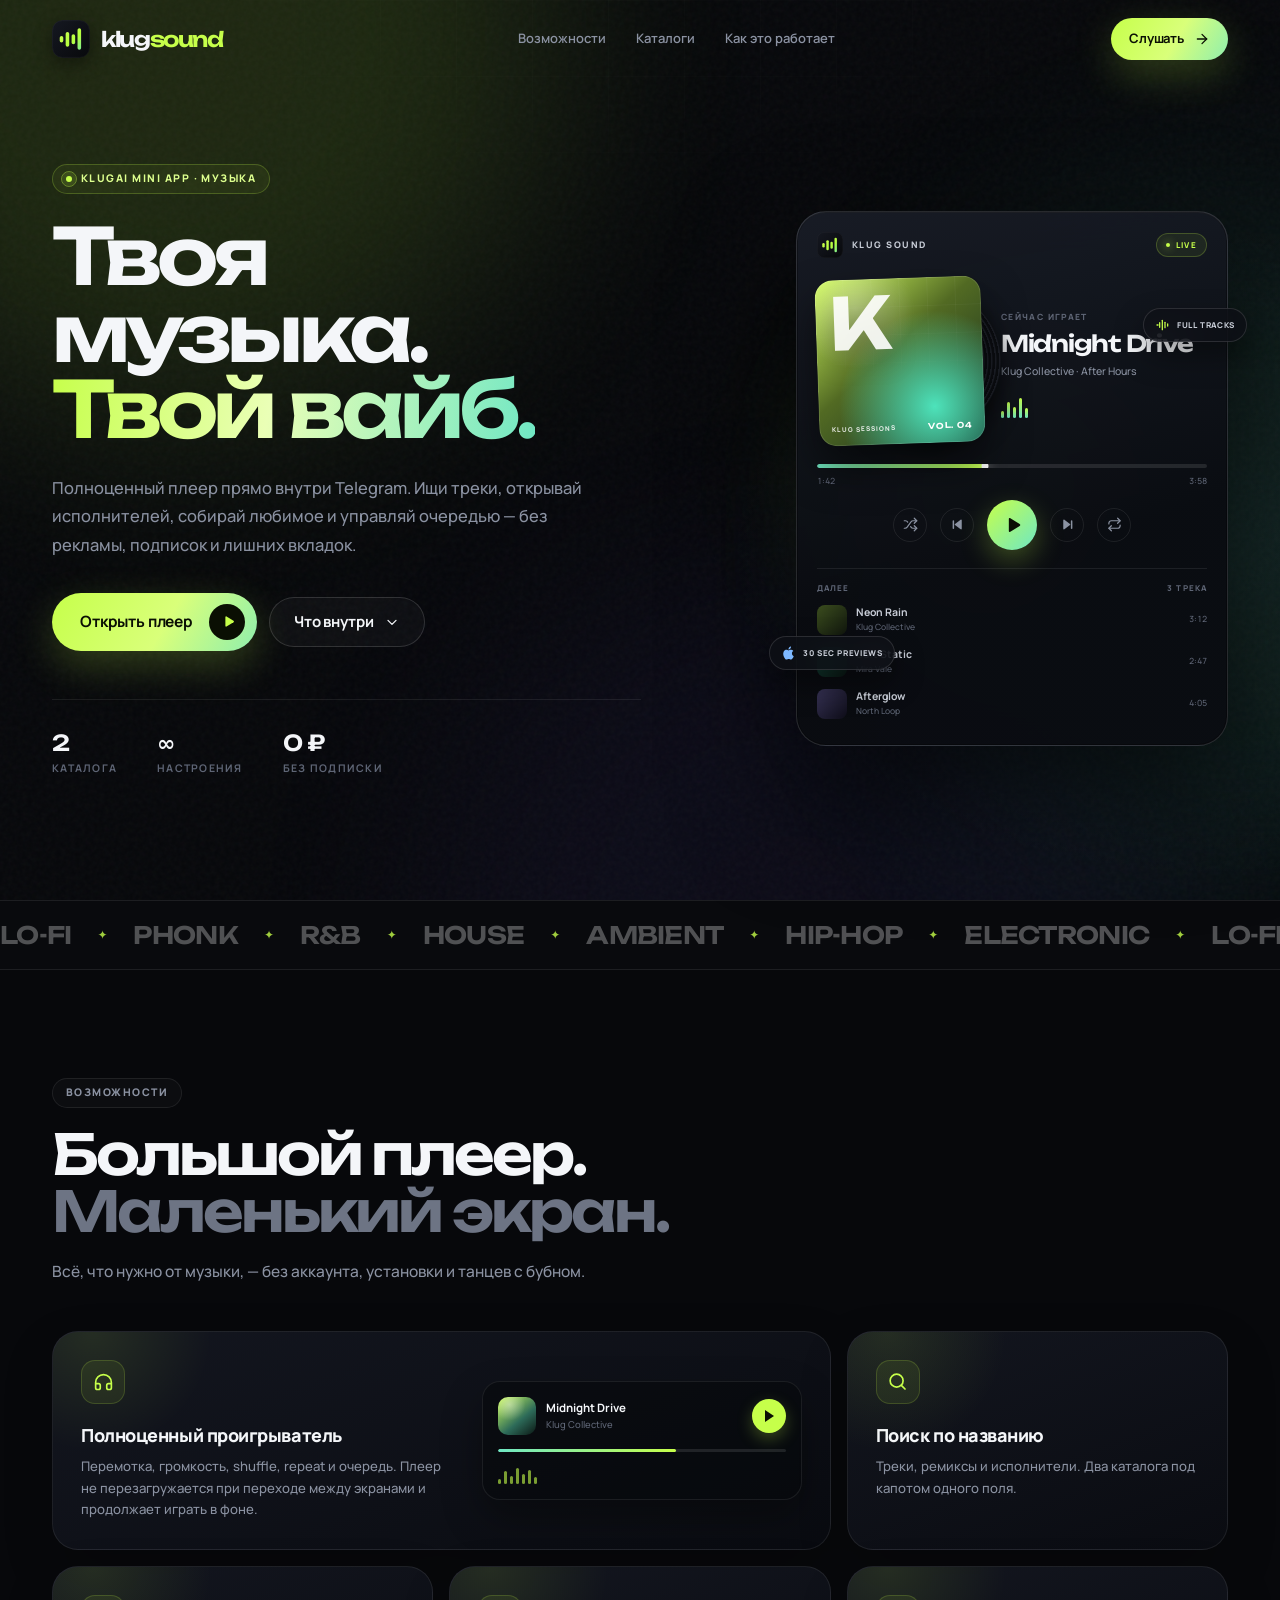
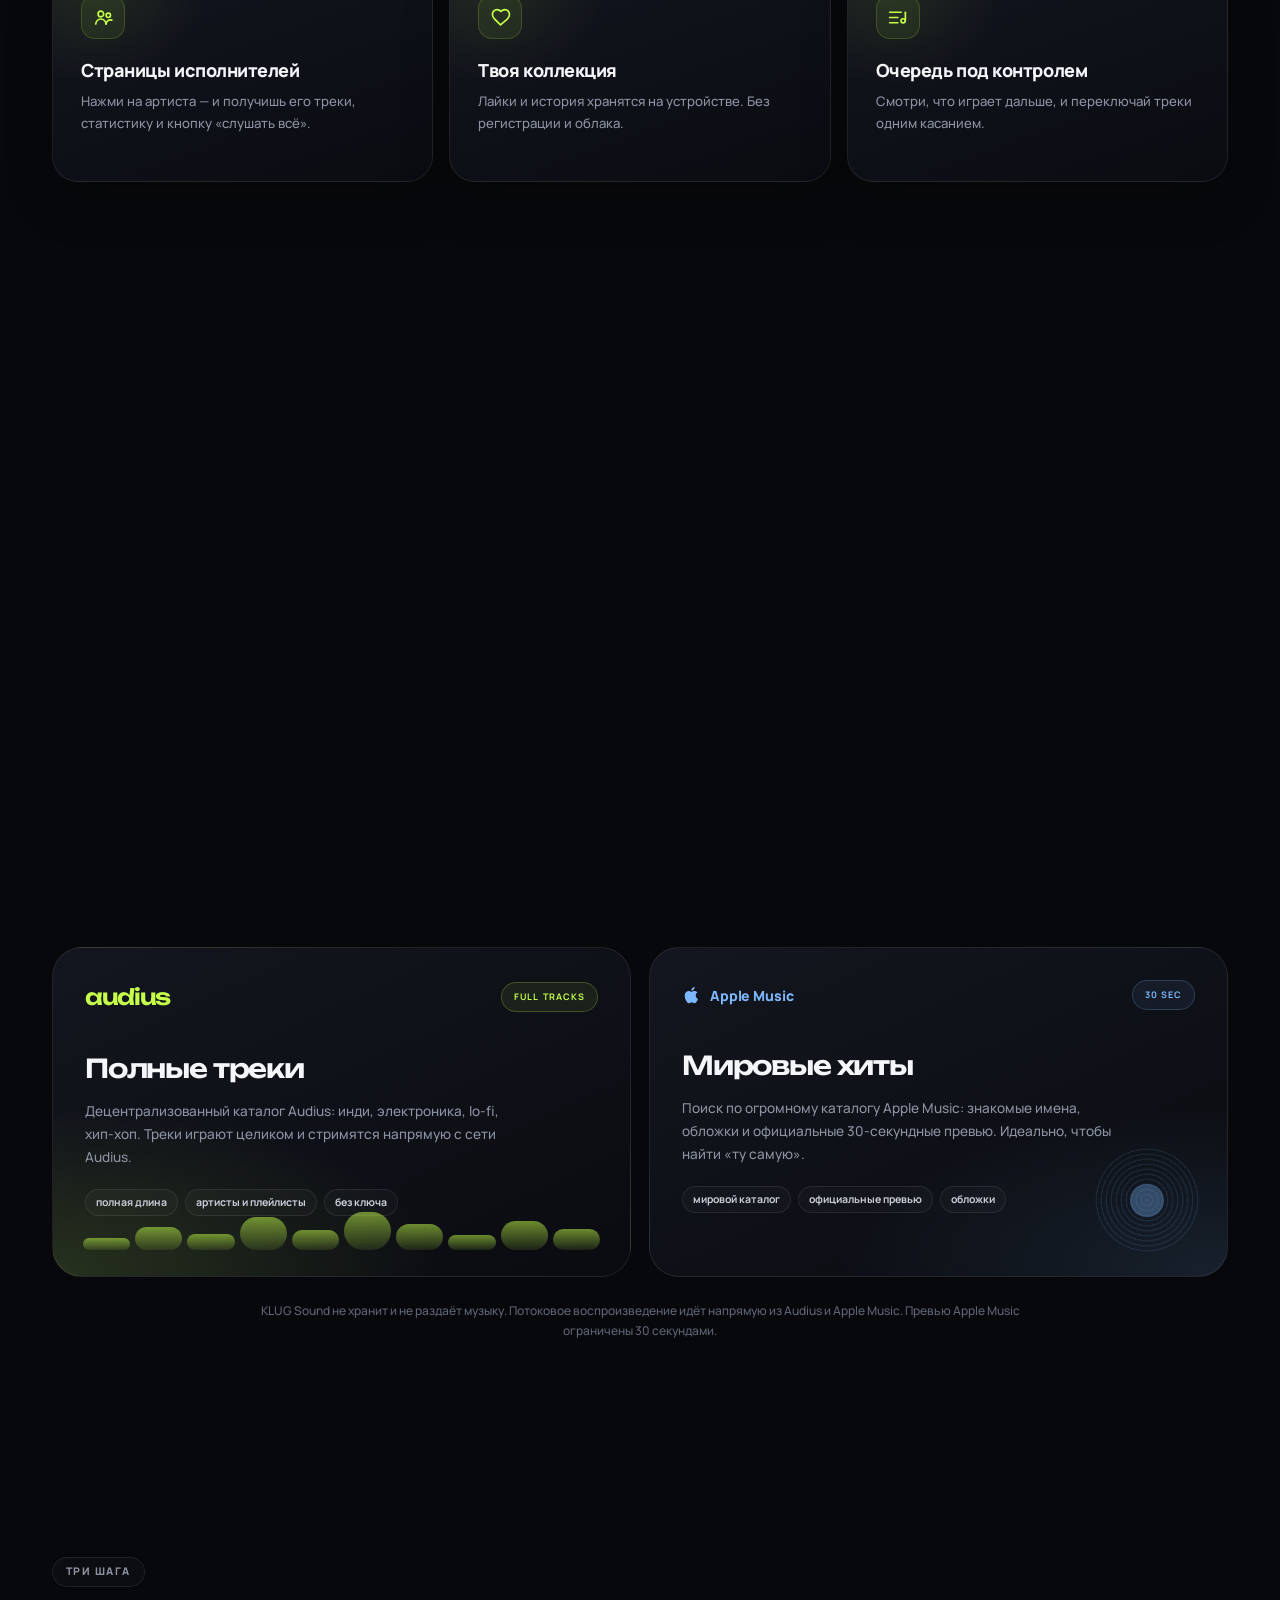
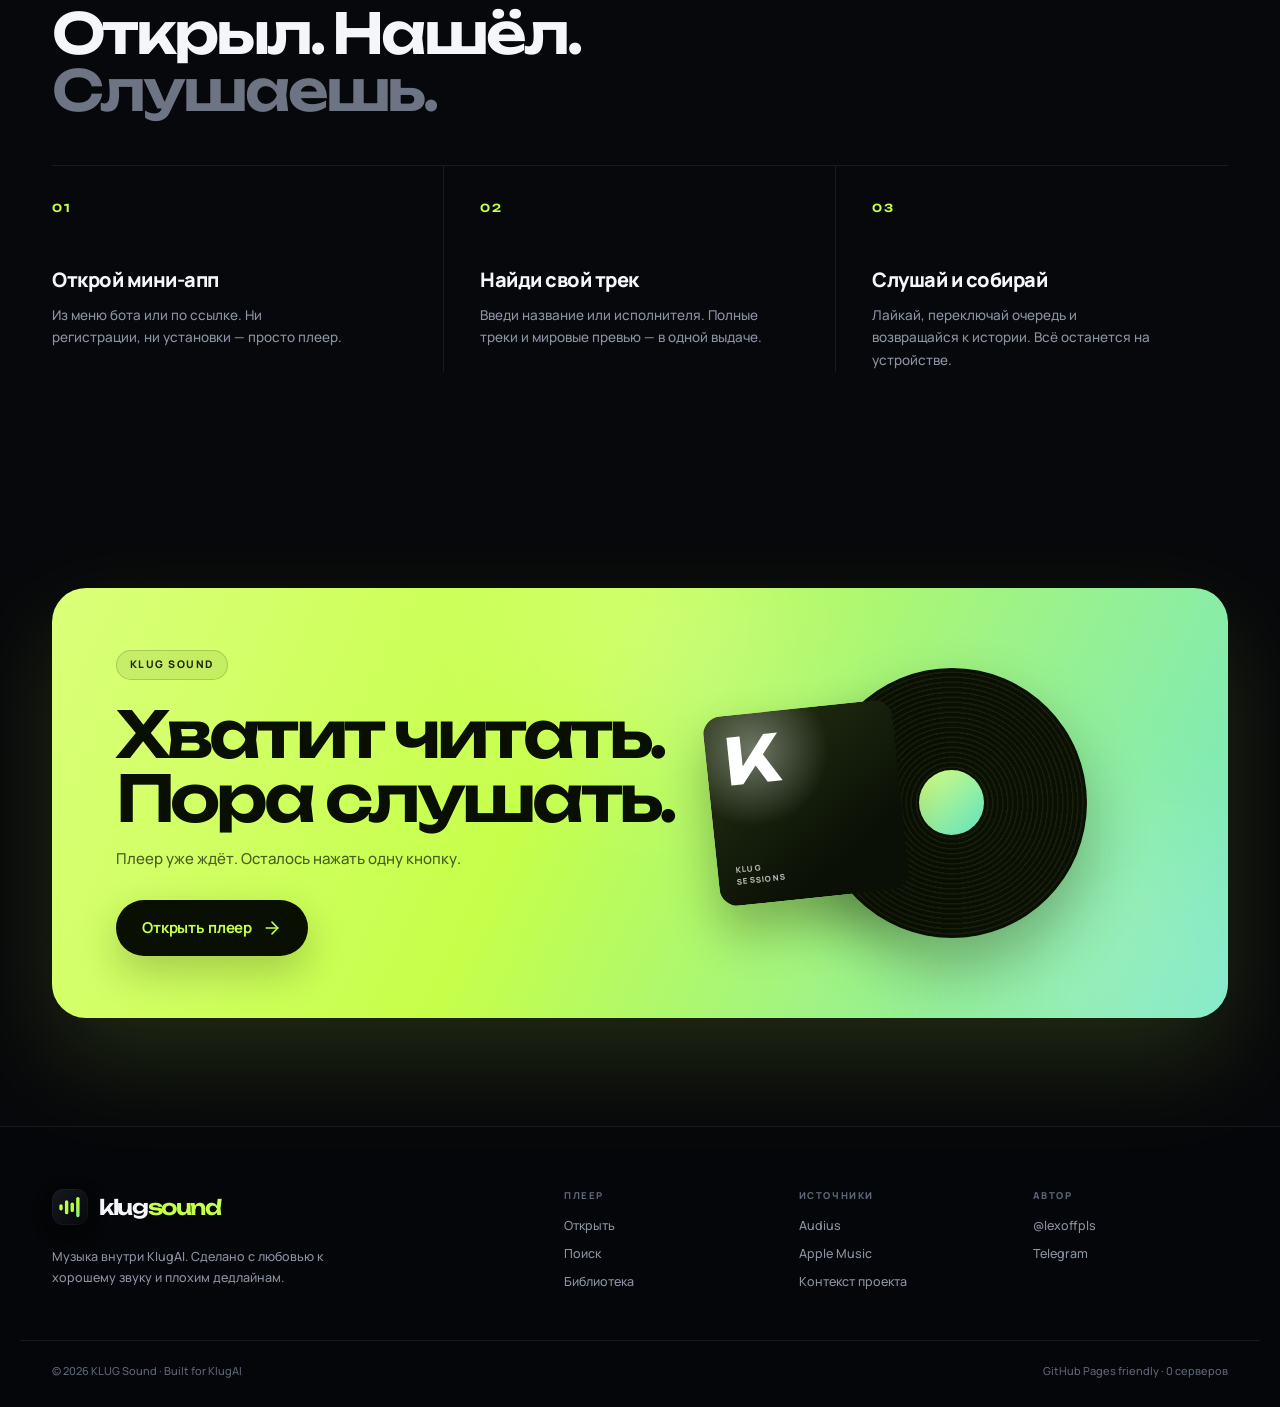
<file: index.html>
<!doctype html>
<html lang="ru">
  <head>
    <meta charset="utf-8" />
    <meta name="viewport" content="width=device-width, initial-scale=1, viewport-fit=cover" />
    <meta name="theme-color" content="#07080b" />
    <title>KLUG Sound — музыка внутри KlugAI</title>
    <meta
      name="description"
      content="Полноценный музыкальный плеер внутри Telegram: поиск по трекам, страницы исполнителей, очередь, любимые треки и два каталога — Audius и Apple Music."
    />
    <meta property="og:type" content="website" />
    <meta property="og:title" content="KLUG Sound — музыка внутри KlugAI" />
    <meta
      property="og:description"
      content="Поиск, исполнители, очередь и любимые треки. Полные треки из Audius и превью мировых хитов из Apple Music — прямо в Telegram."
    />
    <meta property="og:image" content="./assets/og.png" />
    <meta property="og:image:width" content="1200" />
    <meta property="og:image:height" content="630" />
    <meta property="twitter:card" content="summary_large_image" />
    <meta name="apple-mobile-web-app-capable" content="yes" />
    <meta name="apple-mobile-web-app-status-bar-style" content="black-translucent" />
    <meta name="apple-mobile-web-app-title" content="KLUG Sound" />
    <link rel="icon" href="./assets/favicon.svg" type="image/svg+xml" />
    <link rel="apple-touch-icon" href="./assets/apple-touch-icon.png" />
    <link rel="manifest" href="./manifest.webmanifest" />
    <link rel="preload" href="./assets/fonts/manrope-cyrillic.woff2" as="font" type="font/woff2" crossorigin />
    <link rel="preload" href="./assets/fonts/manrope-latin.woff2" as="font" type="font/woff2" crossorigin />
    <link rel="preload" href="./assets/fonts/unbounded-cyrillic.woff2" as="font" type="font/woff2" crossorigin />
    <link rel="stylesheet" href="./css/fonts.css" />
    <link rel="stylesheet" href="./css/base.css" />
    <link rel="stylesheet" href="./css/landing.css" />
    <script>
      document.documentElement.classList.add("js");
    </script>
    <script src="https://telegram.org/js/telegram-web-app.js"></script>
  </head>
  <body class="landing">
    <a class="skip-link" href="#main">Перейти к содержимому</a>

    <div class="page-atmosphere" aria-hidden="true">
      <span class="orb orb--lime"></span>
      <span class="orb orb--cyan"></span>
      <span class="orb orb--violet"></span>
      <span class="grid-glow"></span>
    </div>
    <div class="grain" aria-hidden="true"></div>

    <header class="site-header" id="siteHeader">
      <div class="container header-inner">
        <a class="brand" href="./index.html" aria-label="KLUG Sound — на главную">
          <img class="brand-mark" src="./assets/favicon.svg" alt="" width="38" height="38" />
          <span class="brand-word">klug<span>sound</span></span>
        </a>

        <nav class="site-nav" aria-label="Основная навигация">
          <a href="#features">Возможности</a>
          <a href="#sources">Каталоги</a>
          <a href="#how">Как это работает</a>
        </nav>

        <div class="header-actions">
          <a class="btn btn-primary header-cta" href="./player.html" data-haptic>
            Слушать
            <svg class="icon icon--sm" viewBox="0 0 24 24" aria-hidden="true">
              <path d="m12 5 7 7-7 7" />
              <path d="M5 12h14" />
            </svg>
          </a>
        </div>
      </div>
    </header>

    <main id="main">
      <section class="hero container">
        <div class="hero-copy reveal">
          <div class="eyebrow">
            <span class="status-dot"></span>
            KlugAI Mini App · Музыка
          </div>

          <h1>
            Твоя музыка.<br />
            <span class="gradient-text">Твой вайб.</span>
          </h1>

          <p class="hero-lead">
            Полноценный плеер прямо внутри Telegram. Ищи треки, открывай исполнителей,
            собирай любимое и управляй очередью — без рекламы, подписок и лишних вкладок.
          </p>

          <div class="hero-actions">
            <a class="btn btn-primary hero-cta" href="./player.html" data-haptic>
              Открыть плеер
              <span class="cta-icon">
                <svg class="icon" viewBox="0 0 24 24" aria-hidden="true">
                  <path d="M7 4.9v14.2c0 .9 1 1.5 1.8 1L20 13.1a1.3 1.3 0 0 0 0-2.2L8.8 3.9C8 3.4 7 4 7 4.9Z" fill="currentColor" stroke="none" />
                </svg>
              </span>
            </a>
            <a class="btn btn-ghost" href="#features">
              Что внутри
              <svg class="icon icon--sm" viewBox="0 0 24 24" aria-hidden="true">
                <path d="m6 9.5 6 6 6-6" />
              </svg>
            </a>
          </div>

          <dl class="hero-stats">
            <div>
              <dt>2</dt>
              <dd>каталога</dd>
            </div>
            <div>
              <dt>∞</dt>
              <dd>настроения</dd>
            </div>
            <div>
              <dt>0 ₽</dt>
              <dd>без подписки</dd>
            </div>
          </dl>
        </div>

        <div class="hero-visual reveal" data-delay="120">
          <div class="mockup-glow" aria-hidden="true"></div>

          <div class="mockup" data-tilt>
            <div class="mockup-head">
              <div class="mini-brand">
                <img src="./assets/favicon.svg" alt="" width="26" height="26" />
                <span>KLUG SOUND</span>
              </div>
              <span class="live-pill"><i></i>LIVE</span>
            </div>

            <div class="mockup-main">
              <div class="cover-stack">
                <div class="vinyl" aria-hidden="true"><span></span></div>
                <div class="cover" aria-hidden="true">
                  <div class="cover-grid"></div>
                  <div class="cover-k">K</div>
                  <div class="cover-meta">
                    <span>KLUG SESSIONS</span>
                    <strong>VOL. 04</strong>
                  </div>
                </div>
              </div>

              <div class="mockup-info">
                <span class="mockup-label">Сейчас играет</span>
                <h2>Midnight Drive</h2>
                <p>Klug Collective · After Hours</p>
                <div class="eq" aria-hidden="true">
                  <i></i><i></i><i></i><i></i><i></i>
                </div>
              </div>
            </div>

            <div class="mockup-progress">
              <div class="mp-bar" aria-hidden="true"><span></span></div>
              <div class="mp-time"><span>1:42</span><span>3:58</span></div>
            </div>

            <div class="mockup-controls" aria-hidden="true">
              <span class="mc-btn">
                <svg class="icon" viewBox="0 0 24 24">
                  <path d="M2 18h1.4c1.3 0 2.5-.6 3.3-1.7l6.1-8.6c.8-1.1 2-1.7 3.3-1.7H22" />
                  <path d="m18 2 4 4-4 4" />
                  <path d="M2 6h1.9c1.5 0 2.9.9 3.6 2.2" />
                  <path d="M22 18h-5.9c-1.3 0-2.6-.7-3.3-1.8l-.5-.8" />
                  <path d="m18 14 4 4-4 4" />
                </svg>
              </span>
              <span class="mc-btn">
                <svg class="icon" viewBox="0 0 24 24">
                  <path d="M18.8 5.3v13.4c0 .9-1 1.5-1.8.9L8 12.9a1.1 1.1 0 0 1 0-1.8l9-6.7c.8-.6 1.8 0 1.8.9Z" fill="currentColor" stroke="none" />
                  <rect x="4.2" y="5" width="2.4" height="14" rx="1.2" fill="currentColor" stroke="none" />
                </svg>
              </span>
              <span class="mc-play">
                <svg class="icon" viewBox="0 0 24 24">
                  <path d="M7 4.9v14.2c0 .9 1 1.5 1.8 1L20 13.1a1.3 1.3 0 0 0 0-2.2L8.8 3.9C8 3.4 7 4 7 4.9Z" fill="currentColor" stroke="none" />
                </svg>
              </span>
              <span class="mc-btn">
                <svg class="icon" viewBox="0 0 24 24">
                  <path d="M5.2 5.3v13.4c0 .9 1 1.5 1.8.9L16 12.9a1.1 1.1 0 0 0 0-1.8L7 4.4c-.8-.6-1.8 0-1.8.9Z" fill="currentColor" stroke="none" />
                  <rect x="17.4" y="5" width="2.4" height="14" rx="1.2" fill="currentColor" stroke="none" />
                </svg>
              </span>
              <span class="mc-btn">
                <svg class="icon" viewBox="0 0 24 24">
                  <path d="m17 2 4 4-4 4" />
                  <path d="M3 11v-1a4 4 0 0 1 4-4h14" />
                  <path d="m7 22-4-4 4-4" />
                  <path d="M21 13v1a4 4 0 0 1-4 4H3" />
                </svg>
              </span>
            </div>

            <div class="mockup-queue">
              <div class="mq-head"><span>Далее</span><span>3 трека</span></div>
              <div class="mq-item">
                <span class="mq-art mq-art--a"></span>
                <div><strong>Neon Rain</strong><small>Klug Collective</small></div>
                <span class="mq-dur">3:12</span>
              </div>
              <div class="mq-item">
                <span class="mq-art mq-art--b"></span>
                <div><strong>Soft Static</strong><small>Mira Vale</small></div>
                <span class="mq-dur">2:47</span>
              </div>
              <div class="mq-item">
                <span class="mq-art mq-art--c"></span>
                <div><strong>Afterglow</strong><small>North Loop</small></div>
                <span class="mq-dur">4:05</span>
              </div>
            </div>

            <span class="float-badge float-badge--top">
              <svg class="icon icon--sm" viewBox="0 0 24 24" aria-hidden="true">
                <path d="M3 12h1.5" /><path d="M7 8.5v7" /><path d="M11 5v14" /><path d="M15 8v8" /><path d="M19 10.5v3" />
              </svg>
              FULL TRACKS
            </span>
            <span class="float-badge float-badge--bottom">
              <svg class="icon icon--sm" viewBox="0 0 24 24" aria-hidden="true">
                <path d="M16.4 12.7c0-2.4 2-3.5 2.1-3.6-1.1-1.7-2.9-1.9-3.5-1.9-1.5-.2-2.9.9-3.7.9-.8 0-1.9-.9-3.2-.9-1.6 0-3.1 1-4 2.4-1.7 3-.4 7.4 1.2 9.8.8 1.2 1.8 2.5 3.1 2.5 1.2-.1 1.7-.8 3.2-.8 1.5 0 1.9.8 3.2.8 1.3 0 2.2-1.2 3-2.4.9-1.4 1.3-2.7 1.3-2.8-.1 0-2.7-1-2.7-4Z" fill="currentColor" stroke="none" />
                <path d="M14.1 5.4c.7-.8 1.1-2 1-3.1-1 0-2.2.7-2.9 1.5-.6.7-1.2 1.9-1 3 1.1.1 2.2-.6 2.9-1.4Z" fill="currentColor" stroke="none" />
              </svg>
              30 SEC PREVIEWS
            </span>
          </div>
        </div>
      </section>

      <div class="marquee" aria-hidden="true">
        <div class="marquee-track">
          <span>LO-FI</span><i>✦</i><span>PHONK</span><i>✦</i><span>R&amp;B</span><i>✦</i><span>HOUSE</span><i>✦</i><span>AMBIENT</span><i>✦</i><span>HIP-HOP</span><i>✦</i><span>ELECTRONIC</span><i>✦</i>
          <span>LO-FI</span><i>✦</i><span>PHONK</span><i>✦</i><span>R&amp;B</span><i>✦</i><span>HOUSE</span><i>✦</i><span>AMBIENT</span><i>✦</i><span>HIP-HOP</span><i>✦</i><span>ELECTRONIC</span><i>✦</i>
        </div>
      </div>

      <section class="section container" id="features">
        <div class="section-head reveal">
          <span class="eyebrow eyebrow--plain">Возможности</span>
          <h2>Большой плеер.<br /><span class="muted-head">Маленький экран.</span></h2>
          <p>Всё, что нужно от музыки, — без аккаунта, установки и танцев с бубном.</p>
        </div>

        <div class="bento">
          <article class="feature feature--wide reveal">
            <div class="feature-copy">
              <span class="feature-icon">
                <svg class="icon" viewBox="0 0 24 24" aria-hidden="true">
                  <path d="M3.5 14.5h2.8a2 2 0 0 1 2 2v2.6a2 2 0 0 1-2 2H5a2 2 0 0 1-2-2v-6a9 9 0 0 1 18 0v6a2 2 0 0 1-2 2h-1.3a2 2 0 0 1-2-2v-2.6a2 2 0 0 1 2-2h2.8" />
                </svg>
              </span>
              <h3>Полноценный проигрыватель</h3>
              <p>
                Перемотка, громкость, shuffle, repeat и очередь. Плеер не перезагружается
                при переходе между экранами и продолжает играть в фоне.
              </p>
            </div>
            <div class="f-player" aria-hidden="true">
              <div class="f-player-top">
                <span class="f-player-art"></span>
                <div><strong>Midnight Drive</strong><small>Klug Collective</small></div>
                <span class="f-player-play"></span>
              </div>
              <div class="f-player-bar"><span></span></div>
              <div class="f-player-eq"><i></i><i></i><i></i><i></i><i></i><i></i><i></i></div>
            </div>
          </article>

          <article class="feature reveal" data-delay="60">
            <span class="feature-icon">
              <svg class="icon" viewBox="0 0 24 24" aria-hidden="true">
                <circle cx="11" cy="11" r="7.4" /><path d="m20.6 20.6-4.2-4.2" />
              </svg>
            </span>
            <h3>Поиск по названию</h3>
            <p>Треки, ремиксы и исполнители. Два каталога под капотом одного поля.</p>
          </article>

          <article class="feature reveal" data-delay="90">
            <span class="feature-icon">
              <svg class="icon" viewBox="0 0 24 24" aria-hidden="true">
                <circle cx="9" cy="8" r="3.2" /><path d="M3.2 19.5a5.8 5.8 0 0 1 11.6 0" />
                <circle cx="17.5" cy="9.5" r="2.5" /><path d="M15 19.5a4.8 4.8 0 0 1 6.5-4.5" />
              </svg>
            </span>
            <h3>Страницы исполнителей</h3>
            <p>Нажми на артиста — и получишь его треки, статистику и кнопку «слушать всё».</p>
          </article>

          <article class="feature reveal" data-delay="60">
            <span class="feature-icon">
              <svg class="icon" viewBox="0 0 24 24" aria-hidden="true">
                <path d="M19.4 14.2c1.5-1.5 2.8-3.2 2.8-5.4A5.3 5.3 0 0 0 16.9 3c-1.7 0-3 .6-4.4 2-1.4-1.4-2.7-2-4.4-2A5.3 5.3 0 0 0 2.8 8.8c0 2.2 1.3 3.9 2.8 5.4L12 20.5l7.4-6.3Z" />
              </svg>
            </span>
            <h3>Твоя коллекция</h3>
            <p>Лайки и история хранятся на устройстве. Без регистрации и облака.</p>
          </article>

          <article class="feature reveal" data-delay="90">
            <span class="feature-icon">
              <svg class="icon" viewBox="0 0 24 24" aria-hidden="true">
                <path d="M21 15V6" /><path d="M18.4 18.2a2.4 2.4 0 1 0 0-4.8 2.4 2.4 0 0 0 0 4.8Z" />
                <path d="M12.4 12H3" /><path d="M16.2 6H3" /><path d="M12.4 18H3" />
              </svg>
            </span>
            <h3>Очередь под контролем</h3>
            <p>Смотри, что играет дальше, и переключай треки одним касанием.</p>
          </article>

          <article class="feature feature--wide feature--tg reveal">
            <div class="feature-copy">
              <span class="feature-icon">
                <svg class="icon" viewBox="0 0 24 24" aria-hidden="true">
                  <path d="m21.2 4.4-3.1 15c-.2 1-.9 1.3-1.8.8l-4.9-3.6-2.4 2.3c-.3.3-.5.5-1 .5l.4-5 9.1-8.2c.4-.4-.1-.6-.6-.2L6.6 12.9 1.7 11.4c-1.1-.3-1.1-1.1.2-1.6L19.6 2.6c.9-.3 1.7.2 1.6 1.8Z" fill="currentColor" stroke="none" />
                </svg>
              </span>
              <h3>Создан для Telegram</h3>
              <p>
                Уважает safe-area, поддерживает системные медиа-кнопки и открывается
                как нативная мини-апп. А в браузере выглядит так же хорошо.
              </p>
            </div>
            <div class="f-telegram" aria-hidden="true">
              <div class="f-phone">
                <div class="f-phone-notch"></div>
                <div class="f-phone-art"></div>
                <div class="f-phone-lines"><span></span><span></span></div>
                <div class="f-phone-controls"><i></i><i></i><i></i></div>
              </div>
              <span class="f-orb f-orb--1"></span>
              <span class="f-orb f-orb--2"></span>
            </div>
          </article>
        </div>
      </section>

      <section class="section container" id="sources">
        <div class="section-head section-head--center reveal">
          <span class="eyebrow eyebrow--plain">Под капотом</span>
          <h2>Два каталога.<br /><span class="muted-head">Один плеер.</span></h2>
          <p>
            Полные релизы инди-сцены и мировые хиты в превью. Без API-ключей,
            серверов и скрытых подписок.
          </p>
        </div>

        <div class="sources">
          <article class="source source--audius reveal">
            <div class="source-top">
              <span class="source-logo source-logo--audius">audius</span>
              <span class="pill pill--lime">FULL TRACKS</span>
            </div>
            <h3>Полные треки</h3>
            <p>
              Децентрализованный каталог Audius: инди, электроника, lo-fi, хип-хоп.
              Треки играют целиком и стримятся напрямую с сети Audius.
            </p>
            <div class="source-chips">
              <span>полная длина</span>
              <span>артисты и плейлисты</span>
              <span>без ключа</span>
            </div>
            <div class="source-bars" aria-hidden="true"><i></i><i></i><i></i><i></i><i></i><i></i><i></i><i></i><i></i><i></i></div>
          </article>

          <article class="source source--apple reveal" data-delay="80">
            <div class="source-top">
              <span class="source-logo source-logo--apple">
                <svg class="icon" viewBox="0 0 24 24" aria-hidden="true">
                  <path d="M16.4 12.7c0-2.4 2-3.5 2.1-3.6-1.1-1.7-2.9-1.9-3.5-1.9-1.5-.2-2.9.9-3.7.9-.8 0-1.9-.9-3.2-.9-1.6 0-3.1 1-4 2.4-1.7 3-.4 7.4 1.2 9.8.8 1.2 1.8 2.5 3.1 2.5 1.2-.1 1.7-.8 3.2-.8 1.5 0 1.9.8 3.2.8 1.3 0 2.2-1.2 3-2.4.9-1.4 1.3-2.7 1.3-2.8-.1 0-2.7-1-2.7-4Z" fill="currentColor" stroke="none" />
                  <path d="M14.1 5.4c.7-.8 1.1-2 1-3.1-1 0-2.2.7-2.9 1.5-.6.7-1.2 1.9-1 3 1.1.1 2.2-.6 2.9-1.4Z" fill="currentColor" stroke="none" />
                </svg>
                Apple Music
              </span>
              <span class="pill pill--blue">30 SEC</span>
            </div>
            <h3>Мировые хиты</h3>
            <p>
              Поиск по огромному каталогу Apple Music: знакомые имена, обложки
              и официальные 30-секундные превью. Идеально, чтобы найти «ту самую».
            </p>
            <div class="source-chips">
              <span>мировой каталог</span>
              <span>официальные превью</span>
              <span>обложки</span>
            </div>
            <div class="source-disc" aria-hidden="true"><span></span></div>
          </article>
        </div>

        <p class="source-note reveal">
          KLUG Sound не хранит и не раздаёт музыку. Потоковое воспроизведение идёт
          напрямую из Audius и Apple Music. Превью Apple Music ограничены 30 секундами.
        </p>
      </section>

      <section class="section container" id="how">
        <div class="section-head reveal">
          <span class="eyebrow eyebrow--plain">Три шага</span>
          <h2>Открыл. Нашёл.<br /><span class="muted-head">Слушаешь.</span></h2>
        </div>

        <ol class="steps">
          <li class="step reveal">
            <span class="step-num">01</span>
            <h3>Открой мини-апп</h3>
            <p>Из меню бота или по ссылке. Ни регистрации, ни установки — просто плеер.</p>
          </li>
          <li class="step reveal" data-delay="80">
            <span class="step-num">02</span>
            <h3>Найди свой трек</h3>
            <p>Введи название или исполнителя. Полные треки и мировые превью — в одной выдаче.</p>
          </li>
          <li class="step reveal" data-delay="160">
            <span class="step-num">03</span>
            <h3>Слушай и собирай</h3>
            <p>Лайкай, переключай очередь и возвращайся к истории. Всё останется на устройстве.</p>
          </li>
        </ol>
      </section>

      <section class="section container">
        <div class="final-cta reveal">
          <span class="final-cta-orb final-cta-orb--1" aria-hidden="true"></span>
          <span class="final-cta-orb final-cta-orb--2" aria-hidden="true"></span>
          <div class="final-cta-content">
            <span class="eyebrow eyebrow--dark">KLUG Sound</span>
            <h2>Хватит читать.<br />Пора слушать.</h2>
            <p>Плеер уже ждёт. Осталось нажать одну кнопку.</p>
            <a class="btn btn-dark" href="./player.html" data-haptic>
              Открыть плеер
              <svg class="icon" viewBox="0 0 24 24" aria-hidden="true">
                <path d="m12 5 7 7-7 7" /><path d="M5 12h14" />
              </svg>
            </a>
          </div>
          <div class="final-cta-visual" aria-hidden="true">
            <div class="cta-vinyl"><span></span></div>
            <div class="cta-cover"><b>K</b><small>KLUG<br />SESSIONS</small></div>
          </div>
        </div>
      </section>
    </main>

    <footer class="site-footer">
      <div class="container footer-grid">
        <div class="footer-brand">
          <a class="brand" href="./index.html" aria-label="KLUG Sound">
            <img class="brand-mark" src="./assets/favicon.svg" alt="" width="36" height="36" />
            <span class="brand-word">klug<span>sound</span></span>
          </a>
          <p>Музыка внутри KlugAI. Сделано с любовью к хорошему звуку и плохим дедлайнам.</p>
        </div>

        <div class="footer-col">
          <span class="footer-label">Плеер</span>
          <a href="./player.html">Открыть</a>
          <a href="./player.html#/search">Поиск</a>
          <a href="./player.html#/library">Библиотека</a>
        </div>

        <div class="footer-col">
          <span class="footer-label">Источники</span>
          <a href="https://audius.co" target="_blank" rel="noopener noreferrer">Audius</a>
          <a href="https://music.apple.com" target="_blank" rel="noopener noreferrer">Apple Music</a>
          <a href="./PROJECT_CONTEXT.md">Контекст проекта</a>
        </div>

        <div class="footer-col">
          <span class="footer-label">Автор</span>
          <a href="https://t.me/lexoffpls" target="_blank" rel="noopener noreferrer">@lexoffpls</a>
          <a href="https://t.me/lexoffpls" target="_blank" rel="noopener noreferrer">Telegram</a>
        </div>
      </div>

      <div class="container footer-bottom">
        <span>© <span id="year">2026</span> KLUG Sound · Built for KlugAI</span>
        <span>GitHub Pages friendly · 0 серверов</span>
      </div>
    </footer>

    <script type="module" src="./js/landing.js"></script>
  </body>
</html>
</file>
<file: css/fonts.css>
/* Self-hosted variable fonts — Manrope + Unbounded (SIL Open Font License 1.1).
   Files live in /assets/fonts, so the app has no dependency on Google Fonts at runtime. */

/* Manrope — cyrillic-ext */
@font-face {
  font-family: "Manrope";
  font-style: normal;
  font-weight: 400 800;
  font-display: swap;
  src: url("../assets/fonts/manrope-cyrillic-ext.woff2") format("woff2");
  unicode-range: U+0460-052F, U+1C80-1C8A, U+20B4, U+2DE0-2DFF, U+A640-A69F, U+FE2E-FE2F;
}
/* Manrope — cyrillic */
@font-face {
  font-family: "Manrope";
  font-style: normal;
  font-weight: 400 800;
  font-display: swap;
  src: url("../assets/fonts/manrope-cyrillic.woff2") format("woff2");
  unicode-range: U+0301, U+0400-045F, U+0490-0491, U+04B0-04B1, U+2116;
}
/* Manrope — latin-ext */
@font-face {
  font-family: "Manrope";
  font-style: normal;
  font-weight: 400 800;
  font-display: swap;
  src: url("../assets/fonts/manrope-latin-ext.woff2") format("woff2");
  unicode-range: U+0100-02BA, U+02BD-02C5, U+02C7-02CC, U+02CE-02D7, U+02DD-02FF, U+0304, U+0308, U+0329, U+1D00-1DBF, U+1E00-1E9F, U+1EF2-1EFF, U+2020, U+20A0-20AB, U+20AD-20C4, U+2113, U+2C60-2C7F, U+A720-A7FF;
}
/* Manrope — latin */
@font-face {
  font-family: "Manrope";
  font-style: normal;
  font-weight: 400 800;
  font-display: swap;
  src: url("../assets/fonts/manrope-latin.woff2") format("woff2");
  unicode-range: U+0000-00FF, U+0131, U+0152-0153, U+02BB-02BC, U+02C6, U+02DA, U+02DC, U+0304, U+0308, U+0329, U+2000-206F, U+20AC, U+2122, U+2191, U+2193, U+2212, U+2215, U+FEFF, U+FFFD;
}

/* Unbounded — cyrillic-ext */
@font-face {
  font-family: "Unbounded";
  font-style: normal;
  font-weight: 500 800;
  font-display: swap;
  src: url("../assets/fonts/unbounded-cyrillic-ext.woff2") format("woff2");
  unicode-range: U+0460-052F, U+1C80-1C8A, U+20B4, U+2DE0-2DFF, U+A640-A69F, U+FE2E-FE2F;
}
/* Unbounded — cyrillic */
@font-face {
  font-family: "Unbounded";
  font-style: normal;
  font-weight: 500 800;
  font-display: swap;
  src: url("../assets/fonts/unbounded-cyrillic.woff2") format("woff2");
  unicode-range: U+0301, U+0400-045F, U+0490-0491, U+04B0-04B1, U+2116;
}
/* Unbounded — latin-ext */
@font-face {
  font-family: "Unbounded";
  font-style: normal;
  font-weight: 500 800;
  font-display: swap;
  src: url("../assets/fonts/unbounded-latin-ext.woff2") format("woff2");
  unicode-range: U+0100-02BA, U+02BD-02C5, U+02C7-02CC, U+02CE-02D7, U+02DD-02FF, U+0304, U+0308, U+0329, U+1D00-1DBF, U+1E00-1E9F, U+1EF2-1EFF, U+2020, U+20A0-20AB, U+20AD-20C4, U+2113, U+2C60-2C7F, U+A720-A7FF;
}
/* Unbounded — latin */
@font-face {
  font-family: "Unbounded";
  font-style: normal;
  font-weight: 500 800;
  font-display: swap;
  src: url("../assets/fonts/unbounded-latin.woff2") format("woff2");
  unicode-range: U+0000-00FF, U+0131, U+0152-0153, U+02BB-02BC, U+02C6, U+02DA, U+02DC, U+0304, U+0308, U+0329, U+2000-206F, U+20AC, U+2122, U+2191, U+2193, U+2212, U+2215, U+FEFF, U+FFFD;
}
</file>
<file: css/base.css>
/* ==========================================================================
   KLUG Sound — design tokens & shared primitives
   ========================================================================== */

:root {
  color-scheme: dark;

  --bg: #07080b;
  --bg-deep: #050609;
  --surface: #0e1016;
  --surface-2: #141721;
  --surface-3: #1b1f2b;
  --surface-4: #232836;

  --line: rgba(255, 255, 255, 0.08);
  --line-strong: rgba(255, 255, 255, 0.14);

  --text: #f4f6f9;
  --text-2: #c7ccd6;
  --muted: #8b92a2;
  --faint: #5e6575;

  --accent: #c6ff4a;
  --accent-soft: #ddff8e;
  --accent-2: #6fe7c4;
  --accent-ink: #0a0f03;
  --blue: #7db8ff;
  --pink: #ff8eb7;
  --danger: #ff7185;

  --radius-xs: 10px;
  --radius-sm: 14px;
  --radius: 20px;
  --radius-lg: 28px;
  --radius-xl: 36px;

  --shadow-sm: 0 10px 30px rgba(0, 0, 0, 0.28);
  --shadow: 0 24px 70px rgba(0, 0, 0, 0.44);
  --shadow-accent: 0 16px 50px rgba(198, 255, 74, 0.18);

  --font-ui: "Manrope", ui-sans-serif, system-ui, -apple-system, "Segoe UI", Roboto, sans-serif;
  --font-display: "Unbounded", var(--font-ui);

  --ease: cubic-bezier(0.22, 0.61, 0.36, 1);
  --ease-out: cubic-bezier(0.16, 1, 0.3, 1);
  --ease-spring: cubic-bezier(0.34, 1.56, 0.64, 1);

  --header-h: 64px;
  --safe-b: env(safe-area-inset-bottom, 0px);
}

*,
*::before,
*::after {
  box-sizing: border-box;
}

[hidden] {
  display: none !important;
}

html {
  -webkit-text-size-adjust: 100%;
  scroll-behavior: smooth;
}

body {
  margin: 0;
  min-height: 100vh;
  background: var(--bg);
  color: var(--text);
  font-family: var(--font-ui);
  font-size: 15px;
  line-height: 1.5;
  font-weight: 500;
  -webkit-font-smoothing: antialiased;
  -moz-osx-font-smoothing: grayscale;
  text-rendering: optimizeLegibility;
}

h1,
h2,
h3,
h4,
p,
figure {
  margin: 0;
}

ul,
ol {
  margin: 0;
  padding: 0;
  list-style: none;
}

a {
  color: inherit;
  text-decoration: none;
}

button,
input,
select,
textarea {
  font: inherit;
  color: inherit;
}

button {
  padding: 0;
  border: 0;
  background: none;
  cursor: pointer;
}

img,
svg {
  display: block;
}

img {
  max-width: 100%;
}

::selection {
  background: var(--accent);
  color: var(--accent-ink);
}

:focus-visible {
  outline: 2px solid var(--accent);
  outline-offset: 3px;
}

:focus:not(:focus-visible) {
  outline: none;
}

::-webkit-scrollbar {
  width: 10px;
  height: 10px;
}

::-webkit-scrollbar-track {
  background: transparent;
}

::-webkit-scrollbar-thumb {
  border: 3px solid transparent;
  border-radius: 99px;
  background: rgba(255, 255, 255, 0.16);
  background-clip: content-box;
}

::-webkit-scrollbar-thumb:hover {
  background: rgba(255, 255, 255, 0.28);
  background-clip: content-box;
}

/* --------------------------------------------------------------------------
   Icons & helpers
   -------------------------------------------------------------------------- */

.icon {
  width: 20px;
  height: 20px;
  flex: 0 0 auto;
  fill: none;
  stroke: currentColor;
  stroke-width: 1.9;
  stroke-linecap: round;
  stroke-linejoin: round;
  vertical-align: middle;
}

.icon--sm {
  width: 16px;
  height: 16px;
}

.icon--lg {
  width: 26px;
  height: 26px;
}

.sr-only {
  position: absolute !important;
  width: 1px;
  height: 1px;
  padding: 0;
  margin: -1px;
  overflow: hidden;
  clip: rect(0, 0, 0, 0);
  white-space: nowrap;
  border: 0;
}

.gradient-text {
  background: linear-gradient(100deg, var(--accent) 0%, #eaffb6 45%, var(--accent-2) 100%);
  -webkit-background-clip: text;
  background-clip: text;
  color: transparent;
}

.muted {
  color: var(--muted);
}

.nowrap {
  white-space: nowrap;
}

.js .reveal {
  opacity: 0;
  transform: translateY(26px);
  transition: opacity 0.8s var(--ease-out), transform 0.8s var(--ease-out);
}

.js .reveal.is-visible {
  opacity: 1;
  transform: none;
}

/* --------------------------------------------------------------------------
   Buttons
   -------------------------------------------------------------------------- */

.btn {
  display: inline-flex;
  align-items: center;
  justify-content: center;
  gap: 10px;
  min-height: 50px;
  padding: 0 24px;
  border-radius: 999px;
  font-size: 15px;
  font-weight: 700;
  letter-spacing: -0.01em;
  white-space: nowrap;
  transition: transform 0.25s var(--ease), background-color 0.25s var(--ease),
    border-color 0.25s var(--ease), box-shadow 0.25s var(--ease), color 0.25s var(--ease);
}

.btn:hover {
  transform: translateY(-2px);
}

.btn:active {
  transform: translateY(0) scale(0.98);
}

.btn-primary {
  background: linear-gradient(120deg, var(--accent) 0%, #d9ff7a 55%, var(--accent-2) 120%);
  color: var(--accent-ink);
  box-shadow: 0 14px 40px rgba(198, 255, 74, 0.22);
}

.btn-primary:hover {
  box-shadow: 0 18px 50px rgba(198, 255, 74, 0.32);
}

.btn-ghost {
  border: 1px solid var(--line-strong);
  background: rgba(255, 255, 255, 0.03);
  color: var(--text);
}

.btn-ghost:hover {
  border-color: rgba(255, 255, 255, 0.28);
  background: rgba(255, 255, 255, 0.06);
}

.icon-btn {
  display: inline-grid;
  place-items: center;
  width: 42px;
  height: 42px;
  border: 1px solid transparent;
  border-radius: 50%;
  color: var(--muted);
  transition: color 0.2s var(--ease), background-color 0.2s var(--ease),
    border-color 0.2s var(--ease), transform 0.2s var(--ease);
}

.icon-btn:hover {
  color: var(--text);
  background: rgba(255, 255, 255, 0.06);
}

.icon-btn:active {
  transform: scale(0.94);
}

.icon-btn.is-active {
  color: var(--accent);
}

.pill {
  display: inline-flex;
  align-items: center;
  gap: 7px;
  min-height: 30px;
  padding: 0 12px;
  border: 1px solid var(--line);
  border-radius: 999px;
  background: rgba(255, 255, 255, 0.03);
  color: var(--text-2);
  font-size: 12px;
  font-weight: 700;
  letter-spacing: 0.02em;
  white-space: nowrap;
}

/* --------------------------------------------------------------------------
   Artwork / covers
   -------------------------------------------------------------------------- */

.art {
  position: relative;
  display: block;
  overflow: hidden;
  background:
    radial-gradient(circle at 28% 18%, var(--g1, #3c4a2a) 0%, transparent 58%),
    linear-gradient(145deg, var(--g2, #182019) 0%, #0a0c10 100%);
  isolation: isolate;
}

.art::after {
  position: absolute;
  z-index: 2;
  inset: 0;
  border: 1px solid rgba(255, 255, 255, 0.1);
  border-radius: inherit;
  content: "";
  pointer-events: none;
}

.art img {
  position: absolute;
  z-index: 1;
  inset: 0;
  width: 100%;
  height: 100%;
  object-fit: cover;
}

.art-fallback {
  position: absolute;
  inset: 0;
  display: grid;
  place-items: center;
  padding: 12%;
  overflow: hidden;
  color: rgba(255, 255, 255, 0.76);
  font-family: var(--font-display);
  font-size: clamp(14px, 16%, 52px);
  font-weight: 700;
  letter-spacing: -0.06em;
  line-height: 0.9;
  text-align: center;
  text-transform: uppercase;
}

.art--round {
  border-radius: 50%;
}

.art--round::after {
  border-radius: 50%;
}

.art > .art {
  position: absolute;
  inset: 0;
  width: 100%;
  height: 100%;
  border-radius: inherit;
}

/* --------------------------------------------------------------------------
   Range slider
   -------------------------------------------------------------------------- */

.range {
  --v: 0%;
  width: 100%;
  height: 18px;
  margin: 0;
  appearance: none;
  -webkit-appearance: none;
  background: transparent;
  cursor: pointer;
}

.range::-webkit-slider-runnable-track {
  width: 100%;
  height: 4px;
  border-radius: 99px;
  background: linear-gradient(
    90deg,
    var(--accent) 0 var(--v),
    rgba(255, 255, 255, 0.15) var(--v) 100%
  );
}

.range::-webkit-slider-thumb {
  width: 12px;
  height: 12px;
  margin-top: -4px;
  border: 0;
  border-radius: 50%;
  background: #fff;
  box-shadow: 0 2px 10px rgba(0, 0, 0, 0.45);
  opacity: 0;
  transform: scale(0.7);
  transition: opacity 0.18s var(--ease), transform 0.18s var(--ease);
  -webkit-appearance: none;
}

.range:hover::-webkit-slider-thumb,
.range:focus-visible::-webkit-slider-thumb {
  opacity: 1;
  transform: scale(1);
}

.range::-moz-range-track {
  height: 4px;
  border-radius: 99px;
  background: rgba(255, 255, 255, 0.15);
}

.range::-moz-range-progress {
  height: 4px;
  border-radius: 99px;
  background: var(--accent);
}

.range::-moz-range-thumb {
  width: 12px;
  height: 12px;
  border: 0;
  border-radius: 50%;
  background: #fff;
  box-shadow: 0 2px 10px rgba(0, 0, 0, 0.45);
}

.range--mini::-webkit-slider-thumb {
  width: 10px;
  height: 10px;
  margin-top: -3px;
}

/* --------------------------------------------------------------------------
   Skeletons, spinner, states
   -------------------------------------------------------------------------- */

@keyframes shimmer {
  0% {
    background-position: -420px 0;
  }
  100% {
    background-position: 420px 0;
  }
}

.skeleton {
  position: relative;
  overflow: hidden;
  border-radius: var(--radius-sm);
  background: var(--surface-2);
}

.skeleton::after {
  position: absolute;
  inset: 0;
  background: linear-gradient(
    90deg,
    transparent 0%,
    rgba(255, 255, 255, 0.055) 45%,
    rgba(255, 255, 255, 0.08) 50%,
    rgba(255, 255, 255, 0.055) 55%,
    transparent 100%
  );
  background-size: 840px 100%;
  content: "";
  animation: shimmer 1.6s linear infinite;
}

@keyframes spin {
  to {
    transform: rotate(360deg);
  }
}

.spinner {
  width: 20px;
  height: 20px;
  border: 2px solid rgba(255, 255, 255, 0.18);
  border-top-color: var(--accent);
  border-radius: 50%;
  animation: spin 0.7s linear infinite;
}

/* --------------------------------------------------------------------------
   Motion preferences
   -------------------------------------------------------------------------- */

@media (prefers-reduced-motion: reduce) {
  html {
    scroll-behavior: auto;
  }

  *,
  *::before,
  *::after {
    animation-duration: 0.001ms !important;
    animation-iteration-count: 1 !important;
    scroll-behavior: auto !important;
    transition-duration: 0.001ms !important;
  }

  .js .reveal {
    opacity: 1;
    transform: none;
  }
}
</file>
<file: css/landing.css>
/* ==========================================================================
   KLUG Sound — landing page
   ========================================================================== */

.landing {
  position: relative;
  overflow-x: hidden;
  background:
    radial-gradient(1200px 700px at 12% -10%, rgba(198, 255, 74, 0.075), transparent 60%),
    radial-gradient(900px 600px at 95% 12%, rgba(111, 231, 196, 0.06), transparent 55%),
    var(--bg);
}

.skip-link {
  position: fixed;
  z-index: 200;
  top: 12px;
  left: 12px;
  padding: 10px 16px;
  border-radius: 999px;
  background: var(--accent);
  color: var(--accent-ink);
  font-size: 13px;
  font-weight: 800;
  transform: translateY(-160%);
  transition: transform 0.2s var(--ease);
}

.skip-link:focus {
  transform: none;
}

/* Atmosphere ------------------------------------------------------------- */

.page-atmosphere {
  position: fixed;
  z-index: 0;
  inset: 0;
  overflow: hidden;
  pointer-events: none;
}

.orb {
  position: absolute;
  border-radius: 50%;
  filter: blur(110px);
  will-change: transform;
}

.orb--lime {
  top: -360px;
  left: -220px;
  width: 780px;
  height: 780px;
  background: #b6ff3f;
  opacity: 0.13;
  animation: orb-drift 24s ease-in-out infinite alternate;
}

.orb--cyan {
  top: 180px;
  right: -320px;
  width: 720px;
  height: 720px;
  background: #52e6c0;
  opacity: 0.075;
  animation: orb-drift 30s ease-in-out infinite alternate-reverse;
}

.orb--violet {
  bottom: -420px;
  left: 32%;
  width: 760px;
  height: 760px;
  background: #785cff;
  opacity: 0.055;
  animation: orb-drift 34s ease-in-out infinite alternate;
}

.grid-glow {
  position: absolute;
  inset: 0;
  background-image: linear-gradient(rgba(255, 255, 255, 0.028) 1px, transparent 1px),
    linear-gradient(90deg, rgba(255, 255, 255, 0.028) 1px, transparent 1px);
  background-size: 76px 76px;
  mask-image: radial-gradient(ellipse 80% 48% at 50% 0%, #000 0%, transparent 78%);
  -webkit-mask-image: radial-gradient(ellipse 80% 48% at 50% 0%, #000 0%, transparent 78%);
  opacity: 0.6;
}

.grain {
  position: fixed;
  z-index: 1;
  inset: 0;
  opacity: 0.036;
  pointer-events: none;
  background-image: url("data:image/svg+xml,%3Csvg viewBox='0 0 220 220' xmlns='http://www.w3.org/2000/svg'%3E%3Cfilter id='n'%3E%3CfeTurbulence type='fractalNoise' baseFrequency='.85' numOctaves='3' stitchTiles='stitch'/%3E%3C/filter%3E%3Crect width='100%25' height='100%25' filter='url(%23n)'/%3E%3C/svg%3E");
}

@keyframes orb-drift {
  from {
    transform: translate3d(0, 0, 0) scale(1);
  }
  to {
    transform: translate3d(60px, 42px, 0) scale(1.08);
  }
}

/* Header ----------------------------------------------------------------- */

.site-header {
  position: fixed;
  z-index: 60;
  top: 0;
  right: 0;
  left: 0;
  padding: 18px 0;
  transition: padding 0.3s var(--ease), background-color 0.3s var(--ease),
    border-color 0.3s var(--ease), backdrop-filter 0.3s var(--ease);
  border-bottom: 1px solid transparent;
}

.site-header.is-scrolled {
  padding: 10px 0;
  border-bottom-color: var(--line);
  background: rgba(7, 8, 11, 0.72);
  backdrop-filter: blur(22px) saturate(1.3);
  -webkit-backdrop-filter: blur(22px) saturate(1.3);
}

.container {
  width: min(100%, 1240px);
  margin: 0 auto;
  padding-right: 32px;
  padding-left: 32px;
}

.header-inner {
  display: flex;
  align-items: center;
  justify-content: space-between;
  gap: 24px;
}

.brand {
  display: inline-flex;
  align-items: center;
  gap: 11px;
  flex: 0 0 auto;
}

.brand-mark {
  border-radius: 11px;
  box-shadow: 0 6px 18px rgba(0, 0, 0, 0.4);
}

.brand-word {
  font-family: var(--font-display);
  font-size: 21px;
  font-weight: 600;
  letter-spacing: -0.065em;
  line-height: 1;
}

.brand-word span {
  color: var(--accent);
}

.site-nav {
  display: flex;
  align-items: center;
  gap: 30px;
  margin-left: 20px;
}

.site-nav a {
  position: relative;
  color: var(--muted);
  font-size: 13px;
  font-weight: 600;
  transition: color 0.2s var(--ease);
}

.site-nav a::after {
  position: absolute;
  right: 0;
  bottom: -6px;
  left: 0;
  height: 1px;
  background: var(--accent);
  content: "";
  transform: scaleX(0);
  transform-origin: left;
  transition: transform 0.25s var(--ease);
}

.site-nav a:hover {
  color: var(--text);
}

.site-nav a:hover::after {
  transform: scaleX(1);
}

.header-actions {
  display: flex;
  align-items: center;
  gap: 12px;
}

.header-cta {
  min-height: 42px;
  padding: 0 18px;
  font-size: 13px;
}

/* Hero ------------------------------------------------------------------- */

.hero {
  position: relative;
  z-index: 2;
  display: grid;
  grid-template-columns: minmax(0, 1.04fr) minmax(0, 0.96fr);
  gap: 44px;
  align-items: center;
  min-height: 100svh;
  padding-top: 140px;
  padding-bottom: 84px;
}

.hero-copy {
  max-width: 640px;
}

.eyebrow {
  display: inline-flex;
  align-items: center;
  gap: 9px;
  min-height: 30px;
  padding: 0 13px;
  border: 1px solid rgba(198, 255, 74, 0.22);
  border-radius: 999px;
  background: rgba(198, 255, 74, 0.055);
  color: var(--accent-soft);
  font-size: 10.5px;
  font-weight: 800;
  letter-spacing: 0.14em;
  text-transform: uppercase;
}

.eyebrow--plain {
  border-color: var(--line);
  background: rgba(255, 255, 255, 0.025);
  color: var(--muted);
}

.eyebrow--dark {
  border-color: rgba(10, 15, 3, 0.16);
  background: rgba(10, 15, 3, 0.07);
  color: #202b0d;
}

.status-dot {
  position: relative;
  width: 6px;
  height: 6px;
  border-radius: 50%;
  background: var(--accent);
  box-shadow: 0 0 0 4px rgba(198, 255, 74, 0.12);
}

.status-dot::after {
  position: absolute;
  inset: -5px;
  border: 1px solid rgba(198, 255, 74, 0.4);
  border-radius: 50%;
  content: "";
  animation: dot-pulse 2.4s ease-out infinite;
}

@keyframes dot-pulse {
  0% {
    opacity: 0.8;
    transform: scale(0.6);
  }
  70%,
  100% {
    opacity: 0;
    transform: scale(1.6);
  }
}

.hero h1 {
  margin-top: 24px;
  font-family: var(--font-display);
  font-size: clamp(48px, 6.1vw, 84px);
  font-weight: 600;
  letter-spacing: -0.062em;
  line-height: 0.98;
}

.hero-lead {
  max-width: 540px;
  margin-top: 26px;
  color: var(--muted);
  font-size: 16.5px;
  line-height: 1.72;
}

.hero-actions {
  display: flex;
  flex-wrap: wrap;
  align-items: center;
  gap: 12px;
  margin-top: 34px;
}

.hero-cta {
  min-height: 58px;
  padding: 0 12px 0 28px;
  gap: 16px;
  font-size: 15.5px;
}

.cta-icon {
  display: grid;
  place-items: center;
  width: 36px;
  height: 36px;
  border-radius: 50%;
  background: var(--accent-ink);
  color: var(--accent);
}

.cta-icon .icon {
  width: 15px;
  height: 15px;
  margin-left: 2px;
}

.hero-stats {
  display: flex;
  gap: 40px;
  margin-top: 48px;
  padding-top: 26px;
  border-top: 1px solid var(--line);
}

.hero-stats div {
  display: flex;
  flex-direction: column;
  gap: 2px;
}

.hero-stats dt {
  font-family: var(--font-display);
  font-size: 22px;
  font-weight: 600;
  letter-spacing: -0.04em;
}

.hero-stats dd {
  margin: 0;
  color: var(--faint);
  font-size: 10.5px;
  font-weight: 700;
  letter-spacing: 0.12em;
  text-transform: uppercase;
}

/* Player mockup ---------------------------------------------------------- */

.hero-visual {
  position: relative;
  display: flex;
  justify-content: flex-end;
  min-width: 0;
}

.mockup-glow {
  position: absolute;
  top: 8%;
  right: 4%;
  width: 88%;
  height: 84%;
  border-radius: 50%;
  background: radial-gradient(circle, rgba(198, 255, 74, 0.18) 0%, transparent 68%);
  filter: blur(42px);
}

.mockup {
  --tilt-x: 0;
  --tilt-y: 0;
  position: relative;
  width: min(100%, 432px);
  padding: 20px;
  border: 1px solid rgba(255, 255, 255, 0.12);
  border-radius: 30px;
  background: linear-gradient(165deg, rgba(25, 29, 39, 0.94) 0%, rgba(10, 12, 17, 0.97) 62%);
  box-shadow: 0 50px 120px rgba(0, 0, 0, 0.62), 0 0 0 1px rgba(0, 0, 0, 0.3) inset,
    0 1px 0 rgba(255, 255, 255, 0.07) inset;
  transform: perspective(1200px) rotateX(calc(var(--tilt-x) * 1deg))
    rotateY(calc(var(--tilt-y) * 1deg));
  transform-style: preserve-3d;
  transition: transform 0.35s var(--ease);
  backdrop-filter: blur(22px);
  -webkit-backdrop-filter: blur(22px);
}

.mockup-head {
  display: flex;
  align-items: center;
  justify-content: space-between;
  gap: 16px;
}

.mini-brand {
  display: flex;
  align-items: center;
  gap: 9px;
  color: var(--text-2);
  font-size: 9px;
  font-weight: 800;
  letter-spacing: 0.16em;
}

.mini-brand img {
  border-radius: 7px;
}

.live-pill {
  display: inline-flex;
  align-items: center;
  gap: 6px;
  padding: 5px 9px;
  border: 1px solid rgba(198, 255, 74, 0.22);
  border-radius: 999px;
  background: rgba(198, 255, 74, 0.07);
  color: var(--accent);
  font-size: 8px;
  font-weight: 900;
  letter-spacing: 0.16em;
}

.live-pill i {
  width: 4px;
  height: 4px;
  border-radius: 50%;
  background: var(--accent);
  box-shadow: 0 0 8px var(--accent);
  animation: live-blink 1.7s ease-in-out infinite;
}

@keyframes live-blink {
  50% {
    opacity: 0.25;
  }
}

.mockup-main {
  display: flex;
  align-items: center;
  gap: 18px;
  margin-top: 20px;
}

.cover-stack {
  position: relative;
  flex: 0 0 auto;
  width: 166px;
  height: 166px;
}

.vinyl {
  position: absolute;
  z-index: 0;
  top: 9px;
  right: -18px;
  width: 148px;
  height: 148px;
  border-radius: 50%;
  background: repeating-radial-gradient(
    circle at 50% 50%,
    #1c1f27 0,
    #1c1f27 1px,
    #0b0d11 2px,
    #0b0d11 4px
  );
  box-shadow: 0 10px 24px rgba(0, 0, 0, 0.6);
  animation: vinyl-spin 14s linear infinite;
}

.vinyl::before {
  position: absolute;
  inset: 21%;
  border: 1px solid rgba(198, 255, 74, 0.18);
  border-radius: 50%;
  content: "";
}

.vinyl span {
  position: absolute;
  inset: 42%;
  border-radius: 50%;
  background: linear-gradient(135deg, var(--accent), var(--accent-2));
}

@keyframes vinyl-spin {
  to {
    transform: rotate(360deg);
  }
}

.cover {
  position: relative;
  z-index: 2;
  width: 166px;
  height: 166px;
  overflow: hidden;
  border-radius: 18px;
  background:
    radial-gradient(circle at 24% 18%, rgba(255, 255, 255, 0.32), transparent 32%),
    radial-gradient(circle at 70% 78%, #4de3bb 0%, transparent 55%),
    linear-gradient(140deg, #d6ff62 0%, #526a23 44%, #0e271f 100%);
  box-shadow: 0 22px 40px rgba(0, 0, 0, 0.52), 0 0 0 1px rgba(255, 255, 255, 0.12) inset;
  transform: rotate(-2deg);
}

.cover-grid {
  position: absolute;
  inset: 0;
  background-image: linear-gradient(rgba(255, 255, 255, 0.16) 1px, transparent 1px),
    linear-gradient(90deg, rgba(255, 255, 255, 0.16) 1px, transparent 1px);
  background-size: 28px 28px;
  opacity: 0.28;
  mask-image: linear-gradient(to bottom, #000, transparent 78%);
  -webkit-mask-image: linear-gradient(to bottom, #000, transparent 78%);
}

.cover-k {
  position: absolute;
  top: 8px;
  left: 13px;
  color: rgba(255, 255, 255, 0.9);
  font-family: var(--font-display);
  font-size: 72px;
  font-weight: 700;
  letter-spacing: -0.1em;
  line-height: 1;
  text-shadow: 0 8px 30px rgba(0, 0, 0, 0.32);
}

.cover-meta {
  position: absolute;
  right: 12px;
  bottom: 11px;
  left: 13px;
  display: flex;
  align-items: flex-end;
  justify-content: space-between;
  gap: 8px;
  color: rgba(255, 255, 255, 0.85);
  font-size: 6.5px;
  font-weight: 800;
  letter-spacing: 0.15em;
}

.cover-meta strong {
  color: #fff;
  font-family: var(--font-display);
  font-size: 8px;
  font-weight: 600;
}

.mockup-info {
  flex: 1;
  min-width: 0;
}

.mockup-label {
  color: var(--faint);
  font-size: 8.5px;
  font-weight: 800;
  letter-spacing: 0.16em;
  text-transform: uppercase;
}

.mockup-info h2 {
  margin-top: 6px;
  font-family: var(--font-display);
  font-size: clamp(18px, 1.9vw, 23px);
  font-weight: 600;
  letter-spacing: -0.055em;
  line-height: 1.08;
}

.mockup-info p {
  margin-top: 7px;
  color: var(--muted);
  font-size: 10.5px;
  white-space: nowrap;
  overflow: hidden;
  text-overflow: ellipsis;
}

.eq {
  display: flex;
  align-items: flex-end;
  gap: 3px;
  height: 22px;
  margin-top: 16px;
}

.eq i {
  width: 3px;
  height: 40%;
  border-radius: 99px;
  background: linear-gradient(to top, var(--accent-2), var(--accent));
  animation: eq-bounce 1s ease-in-out infinite alternate;
}

.eq i:nth-child(1) {
  height: 34%;
  animation-delay: -0.2s;
}

.eq i:nth-child(2) {
  height: 72%;
  animation-delay: -0.55s;
}

.eq i:nth-child(3) {
  height: 52%;
  animation-delay: -0.1s;
}

.eq i:nth-child(4) {
  height: 92%;
  animation-delay: -0.7s;
}

.eq i:nth-child(5) {
  height: 44%;
  animation-delay: -0.35s;
}

@keyframes eq-bounce {
  from {
    transform: scaleY(0.36);
    opacity: 0.65;
  }
  to {
    transform: scaleY(1);
    opacity: 1;
  }
}

.mockup-progress {
  margin-top: 20px;
}

.mp-bar {
  position: relative;
  height: 4px;
  overflow: hidden;
  border-radius: 99px;
  background: rgba(255, 255, 255, 0.1);
}

.mp-bar span {
  position: absolute;
  top: 0;
  bottom: 0;
  left: 0;
  width: 43%;
  border-radius: inherit;
  background: linear-gradient(90deg, var(--accent-2), var(--accent));
}

.mp-bar span::after {
  position: absolute;
  top: 50%;
  right: 0;
  width: 7px;
  height: 7px;
  border-radius: 50%;
  background: #fff;
  content: "";
  transform: translate(50%, -50%);
  box-shadow: 0 0 12px rgba(255, 255, 255, 0.6);
}

.mp-time {
  display: flex;
  justify-content: space-between;
  margin-top: 7px;
  color: var(--faint);
  font-size: 8.5px;
  font-variant-numeric: tabular-nums;
}

.mockup-controls {
  display: flex;
  align-items: center;
  justify-content: center;
  gap: 13px;
  margin-top: 12px;
}

.mc-btn {
  display: grid;
  place-items: center;
  width: 34px;
  height: 34px;
  border: 1px solid var(--line);
  border-radius: 50%;
  color: var(--muted);
}

.mc-btn .icon {
  width: 15px;
  height: 15px;
}

.mc-play {
  display: grid;
  place-items: center;
  width: 50px;
  height: 50px;
  border-radius: 50%;
  background: linear-gradient(135deg, var(--accent), var(--accent-2));
  color: var(--accent-ink);
  box-shadow: 0 10px 28px rgba(198, 255, 74, 0.28);
}

.mc-play .icon {
  width: 20px;
  height: 20px;
  margin-left: 2px;
}

.mockup-queue {
  margin-top: 18px;
  padding-top: 13px;
  border-top: 1px solid var(--line);
}

.mq-head {
  display: flex;
  justify-content: space-between;
  gap: 10px;
  margin-bottom: 5px;
  color: var(--faint);
  font-size: 8px;
  font-weight: 800;
  letter-spacing: 0.14em;
  text-transform: uppercase;
}

.mq-item {
  display: flex;
  align-items: center;
  gap: 9px;
  padding: 6px 0;
}

.mq-art {
  width: 30px;
  height: 30px;
  flex: 0 0 auto;
  border-radius: 8px;
  background: linear-gradient(135deg, #3b4d1e, #10160d);
}

.mq-art--b {
  background: linear-gradient(135deg, #144a3d, #0a1512);
}

.mq-art--c {
  background: linear-gradient(135deg, #373356, #0d0c17);
}

.mq-item div {
  flex: 1;
  min-width: 0;
}

.mq-item strong {
  display: block;
  overflow: hidden;
  color: var(--text-2);
  font-size: 10.5px;
  font-weight: 700;
  line-height: 1.25;
  text-overflow: ellipsis;
  white-space: nowrap;
}

.mq-item small {
  display: block;
  overflow: hidden;
  margin-top: 2px;
  color: var(--faint);
  font-size: 8.5px;
  text-overflow: ellipsis;
  white-space: nowrap;
}

.mq-dur {
  color: var(--faint);
  font-size: 8.5px;
  font-variant-numeric: tabular-nums;
}

.float-badge {
  position: absolute;
  z-index: 5;
  display: inline-flex;
  align-items: center;
  gap: 6px;
  padding: 8px 11px;
  border: 1px solid rgba(255, 255, 255, 0.12);
  border-radius: 999px;
  background: rgba(14, 16, 22, 0.82);
  color: var(--text-2);
  font-size: 8px;
  font-weight: 800;
  letter-spacing: 0.08em;
  box-shadow: 0 14px 30px rgba(0, 0, 0, 0.4);
  backdrop-filter: blur(14px);
  -webkit-backdrop-filter: blur(14px);
  animation: badge-float 6s ease-in-out infinite;
  white-space: nowrap;
}

.float-badge .icon {
  color: var(--accent);
}

.float-badge--top {
  top: 18%;
  right: -20px;
}

.float-badge--bottom {
  bottom: 14%;
  left: -28px;
  animation-delay: -3s;
}

.float-badge--bottom .icon {
  color: var(--blue);
}

@keyframes badge-float {
  50% {
    transform: translateY(-8px);
  }
}

/* Marquee ---------------------------------------------------------------- */

.marquee {
  position: relative;
  z-index: 2;
  overflow: hidden;
  padding: 16px 0;
  border-top: 1px solid var(--line);
  border-bottom: 1px solid var(--line);
  background: rgba(255, 255, 255, 0.012);
}

.marquee-track {
  display: flex;
  align-items: center;
  gap: 26px;
  width: max-content;
  animation: marquee 36s linear infinite;
}

.marquee-track span {
  color: rgba(255, 255, 255, 0.29);
  font-family: var(--font-display);
  font-size: clamp(17px, 2vw, 24px);
  font-weight: 600;
  letter-spacing: -0.03em;
  white-space: nowrap;
}

.marquee-track i {
  color: var(--accent);
  font-size: 12px;
  font-style: normal;
  opacity: 0.8;
}

@keyframes marquee {
  to {
    transform: translateX(-50%);
  }
}

/* Sections --------------------------------------------------------------- */

.section {
  position: relative;
  z-index: 2;
  padding-top: 108px;
  padding-bottom: 108px;
}

#features,
#sources,
#how {
  scroll-margin-top: 92px;
}

.section-head {
  max-width: 680px;
  margin-bottom: 46px;
}

.section-head--center {
  margin-right: auto;
  margin-left: auto;
  text-align: center;
}

.section-head h2 {
  margin-top: 18px;
  font-family: var(--font-display);
  font-size: clamp(34px, 4.4vw, 56px);
  font-weight: 600;
  letter-spacing: -0.055em;
  line-height: 1.02;
}

.muted-head {
  color: #6d7484;
}

.section-head p {
  max-width: 570px;
  margin-top: 18px;
  color: var(--muted);
  font-size: 15.5px;
  line-height: 1.7;
}

.section-head--center p {
  margin-right: auto;
  margin-left: auto;
}

/* Bento ------------------------------------------------------------------ */

.bento {
  display: grid;
  grid-template-columns: repeat(6, minmax(0, 1fr));
  gap: 16px;
}

.feature {
  position: relative;
  display: flex;
  flex-direction: column;
  grid-column: span 2;
  min-height: 216px;
  overflow: hidden;
  padding: 28px;
  border: 1px solid var(--line);
  border-radius: 26px;
  background: linear-gradient(160deg, rgba(21, 24, 33, 0.9), rgba(11, 13, 18, 0.9));
  box-shadow: 0 20px 50px rgba(0, 0, 0, 0.18);
  transition: transform 0.35s var(--ease), border-color 0.35s var(--ease),
    background-color 0.35s var(--ease);
}

.feature::before {
  position: absolute;
  top: -120px;
  left: -80px;
  width: 240px;
  height: 240px;
  border-radius: 50%;
  background: radial-gradient(circle, rgba(198, 255, 74, 0.1), transparent 70%);
  content: "";
  pointer-events: none;
}

.feature:hover {
  transform: translateY(-4px);
  border-color: rgba(198, 255, 74, 0.22);
}

.feature--wide {
  grid-column: span 4;
  flex-direction: row;
  align-items: center;
  justify-content: space-between;
  gap: 30px;
}

.feature--tg {
  grid-column: span 6;
  flex-direction: row;
  align-items: center;
  justify-content: space-between;
  min-height: 250px;
}

.feature-copy {
  position: relative;
  z-index: 2;
  max-width: 52%;
}

.feature--tg .feature-copy {
  max-width: 54%;
}

.feature-icon {
  display: grid;
  place-items: center;
  width: 44px;
  height: 44px;
  margin-bottom: 20px;
  border: 1px solid rgba(198, 255, 74, 0.17);
  border-radius: 14px;
  background: rgba(198, 255, 74, 0.07);
  color: var(--accent);
}

.feature-icon .icon {
  width: 21px;
  height: 21px;
}

.feature h3 {
  font-size: 18px;
  font-weight: 800;
  letter-spacing: -0.025em;
  line-height: 1.28;
}

.feature p {
  margin-top: 9px;
  color: var(--muted);
  font-size: 13.2px;
  line-height: 1.66;
}

/* Feature visual: mini player */

.f-player {
  position: relative;
  z-index: 2;
  width: min(100%, 320px);
  flex: 0 0 auto;
  padding: 15px;
  border: 1px solid var(--line);
  border-radius: 18px;
  background: rgba(4, 5, 8, 0.42);
  box-shadow: 0 18px 40px rgba(0, 0, 0, 0.3);
}

.f-player-top {
  display: flex;
  align-items: center;
  gap: 10px;
}

.f-player-art {
  width: 38px;
  height: 38px;
  border-radius: 10px;
  background:
    radial-gradient(circle at 30% 20%, rgba(255, 255, 255, 0.4), transparent 40%),
    linear-gradient(140deg, #cfff5c, #2d6b59 60%, #0b1714);
}

.f-player-top div {
  display: flex;
  flex: 1;
  flex-direction: column;
  min-width: 0;
}

.f-player-top strong {
  overflow: hidden;
  font-size: 11.5px;
  text-overflow: ellipsis;
  white-space: nowrap;
}

.f-player-top small {
  margin-top: 2px;
  color: var(--faint);
  font-size: 9.5px;
}

.f-player-play {
  position: relative;
  width: 34px;
  height: 34px;
  flex: 0 0 auto;
  border-radius: 50%;
  background: var(--accent);
  box-shadow: 0 6px 16px rgba(198, 255, 74, 0.25);
}

.f-player-play::before {
  position: absolute;
  top: 11px;
  left: 13px;
  border-top: 6px solid transparent;
  border-bottom: 6px solid transparent;
  border-left: 9px solid var(--accent-ink);
  content: "";
}

.f-player-bar {
  height: 3px;
  margin: 14px 0;
  overflow: hidden;
  border-radius: 99px;
  background: rgba(255, 255, 255, 0.1);
}

.f-player-bar span {
  display: block;
  width: 62%;
  height: 100%;
  border-radius: inherit;
  background: linear-gradient(90deg, var(--accent-2), var(--accent));
}

.f-player-eq {
  display: flex;
  align-items: flex-end;
  gap: 3px;
  height: 18px;
}

.f-player-eq i {
  width: 3px;
  height: 30%;
  border-radius: 99px;
  background: rgba(198, 255, 74, 0.6);
  animation: eq-bounce 0.9s ease-in-out infinite alternate;
}

.f-player-eq i:nth-child(2) {
  height: 70%;
  animation-delay: -0.2s;
}

.f-player-eq i:nth-child(3) {
  height: 44%;
  animation-delay: -0.5s;
}

.f-player-eq i:nth-child(4) {
  height: 90%;
  animation-delay: -0.1s;
}

.f-player-eq i:nth-child(5) {
  height: 56%;
  animation-delay: -0.4s;
}

.f-player-eq i:nth-child(6) {
  height: 76%;
  animation-delay: -0.7s;
}

.f-player-eq i:nth-child(7) {
  height: 38%;
  animation-delay: -0.3s;
}

/* Feature visual: Telegram */

.f-telegram {
  position: relative;
  width: 250px;
  height: 196px;
  flex: 0 0 auto;
}

.f-phone {
  position: absolute;
  z-index: 2;
  top: 0;
  right: 28px;
  width: 128px;
  height: 190px;
  padding: 16px 12px;
  border: 1px solid rgba(255, 255, 255, 0.14);
  border-radius: 24px;
  background: linear-gradient(170deg, #171a23, #080a0e);
  box-shadow: 0 24px 50px rgba(0, 0, 0, 0.5);
  transform: rotate(6deg);
}

.f-phone-notch {
  width: 42px;
  height: 5px;
  margin: 0 auto 14px;
  border-radius: 99px;
  background: #262a36;
}

.f-phone-art {
  width: 100%;
  aspect-ratio: 1;
  border-radius: 13px;
  background:
    radial-gradient(circle at 30% 20%, rgba(255, 255, 255, 0.35), transparent 40%),
    linear-gradient(140deg, #cfff5c, #3d7a67 55%, #0b1714);
}

.f-phone-lines span {
  display: block;
  height: 5px;
  margin-top: 8px;
  border-radius: 99px;
  background: rgba(255, 255, 255, 0.14);
}

.f-phone-lines span:last-child {
  width: 64%;
  background: rgba(255, 255, 255, 0.08);
}

.f-phone-controls {
  display: flex;
  justify-content: center;
  gap: 9px;
  margin-top: 16px;
}

.f-phone-controls i {
  width: 16px;
  height: 16px;
  border-radius: 50%;
  background: rgba(255, 255, 255, 0.12);
}

.f-phone-controls i:nth-child(2) {
  width: 24px;
  height: 24px;
  margin-top: -4px;
  background: var(--accent);
}

.f-orb {
  position: absolute;
  border-radius: 50%;
  filter: blur(26px);
}

.f-orb--1 {
  top: 18px;
  left: 20px;
  width: 110px;
  height: 110px;
  background: rgba(198, 255, 74, 0.24);
}

.f-orb--2 {
  right: 0;
  bottom: 0;
  width: 120px;
  height: 120px;
  background: rgba(111, 231, 196, 0.16);
}

/* Sources ---------------------------------------------------------------- */

.sources {
  display: grid;
  grid-template-columns: 1fr 1fr;
  gap: 18px;
}

.source {
  position: relative;
  min-height: 330px;
  overflow: hidden;
  padding: 32px;
  border: 1px solid var(--line);
  border-radius: 30px;
  background: linear-gradient(155deg, rgba(21, 24, 33, 0.92), rgba(10, 12, 17, 0.95));
}

.source--audius {
  background:
    radial-gradient(600px 260px at 0% 100%, rgba(198, 255, 74, 0.14), transparent 65%),
    linear-gradient(155deg, rgba(21, 24, 33, 0.92), rgba(10, 12, 17, 0.95));
}

.source--apple {
  background:
    radial-gradient(600px 260px at 100% 100%, rgba(125, 184, 255, 0.12), transparent 65%),
    linear-gradient(155deg, rgba(21, 24, 33, 0.92), rgba(10, 12, 17, 0.95));
}

.source-top {
  display: flex;
  align-items: center;
  justify-content: space-between;
  gap: 16px;
}

.source-logo {
  display: inline-flex;
  align-items: center;
  gap: 8px;
  font-weight: 800;
}

.source-logo--audius {
  color: var(--accent);
  font-family: var(--font-display);
  font-size: 22px;
  font-weight: 600;
  letter-spacing: -0.06em;
}

.source-logo--apple {
  color: var(--blue);
  font-size: 14px;
  letter-spacing: -0.01em;
}

.source-logo--apple .icon {
  width: 20px;
  height: 20px;
}

.pill--lime {
  border-color: rgba(198, 255, 74, 0.22);
  background: rgba(198, 255, 74, 0.07);
  color: var(--accent);
  font-size: 9px;
  letter-spacing: 0.12em;
}

.pill--blue {
  border-color: rgba(125, 184, 255, 0.22);
  background: rgba(125, 184, 255, 0.07);
  color: var(--blue);
  font-size: 9px;
  letter-spacing: 0.12em;
}

.source h3 {
  margin-top: 36px;
  font-family: var(--font-display);
  font-size: 26px;
  font-weight: 600;
  letter-spacing: -0.045em;
}

.source p {
  max-width: 430px;
  margin-top: 12px;
  color: var(--muted);
  font-size: 13.6px;
  line-height: 1.68;
}

.source-chips {
  display: flex;
  flex-wrap: wrap;
  gap: 7px;
  margin-top: 20px;
}

.source-chips span {
  padding: 5px 10px;
  border: 1px solid var(--line);
  border-radius: 999px;
  background: rgba(255, 255, 255, 0.025);
  color: var(--text-2);
  font-size: 10.5px;
  font-weight: 700;
}

.source-bars {
  position: absolute;
  right: 30px;
  bottom: 26px;
  left: 30px;
  display: flex;
  align-items: flex-end;
  gap: 5px;
  height: 42px;
  opacity: 0.65;
}

.source-bars i {
  flex: 1;
  height: 30%;
  border-radius: 99px;
  background: linear-gradient(to top, rgba(198, 255, 74, 0.15), rgba(198, 255, 74, 0.8));
  animation: eq-bounce 1.3s ease-in-out infinite alternate;
}

.source-bars i:nth-child(2) { height: 55%; animation-delay: -0.2s; }
.source-bars i:nth-child(3) { height: 38%; animation-delay: -0.5s; }
.source-bars i:nth-child(4) { height: 78%; animation-delay: -0.1s; }
.source-bars i:nth-child(5) { height: 48%; animation-delay: -0.7s; }
.source-bars i:nth-child(6) { height: 92%; animation-delay: -0.3s; }
.source-bars i:nth-child(7) { height: 62%; animation-delay: -0.6s; }
.source-bars i:nth-child(8) { height: 36%; animation-delay: -0.15s; }
.source-bars i:nth-child(9) { height: 70%; animation-delay: -0.45s; }
.source-bars i:nth-child(10) { height: 50%; animation-delay: -0.8s; }

.source-disc {
  position: absolute;
  right: 28px;
  bottom: 24px;
  width: 104px;
  height: 104px;
  border-radius: 50%;
  background: repeating-radial-gradient(
    circle at 50% 50%,
    rgba(125, 184, 255, 0.13) 0,
    rgba(125, 184, 255, 0.13) 1px,
    transparent 2px,
    transparent 5px
  );
  opacity: 0.8;
  animation: vinyl-spin 24s linear infinite;
}

.source-disc span {
  position: absolute;
  inset: 34%;
  border-radius: 50%;
  background: var(--blue);
  opacity: 0.4;
}

.source-note {
  max-width: 760px;
  margin: 24px auto 0;
  color: var(--faint);
  font-size: 12px;
  line-height: 1.65;
  text-align: center;
}

/* Steps ------------------------------------------------------------------ */

.steps {
  display: grid;
  grid-template-columns: repeat(3, 1fr);
  gap: 0;
  border-top: 1px solid var(--line);
}

.step {
  padding: 30px 36px 0 0;
  border-right: 1px solid var(--line);
}

.step + .step {
  padding-left: 36px;
}

.step:last-child {
  border-right: 0;
}

.step-num {
  color: var(--accent);
  font-family: var(--font-display);
  font-size: 11px;
  font-weight: 600;
  letter-spacing: 0.18em;
}

.step h3 {
  margin-top: 46px;
  font-size: 20px;
  font-weight: 800;
  letter-spacing: -0.025em;
}

.step p {
  max-width: 290px;
  margin-top: 9px;
  color: var(--muted);
  font-size: 13.5px;
  line-height: 1.68;
}

/* Final CTA -------------------------------------------------------------- */

.final-cta {
  position: relative;
  display: grid;
  grid-template-columns: minmax(0, 1.08fr) minmax(0, 0.92fr);
  align-items: center;
  min-height: 400px;
  overflow: hidden;
  padding: 62px 64px;
  border-radius: 34px;
  background: linear-gradient(115deg, #dbff7a 0%, #c6ff4a 42%, #75e7c5 100%);
  color: #091003;
  box-shadow: 0 40px 100px rgba(198, 255, 74, 0.14);
}

.final-cta-orb {
  position: absolute;
  border-radius: 50%;
  background: rgba(255, 255, 255, 0.5);
  filter: blur(70px);
}

.final-cta-orb--1 {
  top: -90px;
  left: 40%;
  width: 260px;
  height: 260px;
  opacity: 0.4;
}

.final-cta-orb--2 {
  right: -80px;
  bottom: -120px;
  width: 320px;
  height: 320px;
  opacity: 0.3;
}

.final-cta-content {
  position: relative;
  z-index: 2;
}

.final-cta h2 {
  margin-top: 22px;
  color: #091003;
  font-family: var(--font-display);
  font-size: clamp(38px, 5vw, 66px);
  font-weight: 600;
  letter-spacing: -0.06em;
  line-height: 1;
}

.final-cta p {
  margin-top: 18px;
  color: rgba(9, 16, 3, 0.68);
  font-size: 15px;
}

.btn-dark {
  min-height: 56px;
  margin-top: 30px;
  padding: 0 26px;
  background: #091003;
  color: var(--accent);
  box-shadow: 0 16px 40px rgba(9, 16, 3, 0.22);
}

.btn-dark:hover {
  background: #121c06;
  box-shadow: 0 20px 50px rgba(9, 16, 3, 0.3);
}

.final-cta-visual {
  position: relative;
  height: 300px;
}

.cta-vinyl {
  position: absolute;
  top: 50%;
  right: 16%;
  width: 270px;
  height: 270px;
  border-radius: 50%;
  background: repeating-radial-gradient(
    circle at 50% 50%,
    #18200c 0,
    #18200c 1px,
    #0b1005 2px,
    #0b1005 5px
  );
  box-shadow: 0 30px 60px rgba(9, 16, 3, 0.3);
  transform: translateY(-50%);
  animation: vinyl-spin 20s linear infinite;
}

.cta-vinyl span {
  position: absolute;
  inset: 38%;
  border-radius: 50%;
  background: linear-gradient(135deg, #d8ff7e, #5fe2bf);
}

.cta-cover {
  position: absolute;
  z-index: 2;
  top: 50%;
  left: 6%;
  display: flex;
  flex-direction: column;
  justify-content: space-between;
  width: 190px;
  height: 190px;
  padding: 18px;
  border-radius: 18px;
  background:
    radial-gradient(circle at 25% 20%, rgba(255, 255, 255, 0.36), transparent 36%),
    linear-gradient(145deg, #263314, #0a1005 75%);
  box-shadow: 0 26px 50px rgba(9, 16, 3, 0.3);
  color: #fff;
  transform: translateY(-50%) rotate(-6deg);
}

.cta-cover b {
  font-family: var(--font-display);
  font-size: 64px;
  font-weight: 700;
  letter-spacing: -0.1em;
  line-height: 0.9;
}

.cta-cover small {
  color: rgba(255, 255, 255, 0.7);
  font-size: 8px;
  font-weight: 800;
  letter-spacing: 0.16em;
}

/* Footer ----------------------------------------------------------------- */

.site-footer {
  position: relative;
  z-index: 2;
  padding: 62px 0 28px;
  border-top: 1px solid var(--line);
  background: rgba(4, 5, 8, 0.36);
}

.footer-grid {
  display: grid;
  grid-template-columns: minmax(0, 1.7fr) repeat(3, minmax(0, 0.7fr));
  gap: 40px;
}

.footer-brand p {
  max-width: 320px;
  margin-top: 14px;
  color: var(--muted);
  font-size: 12.5px;
  line-height: 1.7;
}

.footer-label {
  display: block;
  margin-bottom: 14px;
  color: var(--faint);
  font-size: 9.5px;
  font-weight: 800;
  letter-spacing: 0.16em;
  text-transform: uppercase;
}

.footer-col a {
  display: block;
  width: fit-content;
  margin-top: 9px;
  color: var(--muted);
  font-size: 12.5px;
  transition: color 0.2s var(--ease);
}

.footer-col a:hover {
  color: var(--accent);
}

.footer-bottom {
  display: flex;
  align-items: center;
  justify-content: space-between;
  gap: 20px;
  margin-top: 48px;
  padding-top: 22px;
  border-top: 1px solid var(--line);
  color: var(--faint);
  font-size: 11px;
}

/* Responsive ------------------------------------------------------------- */

@media (max-width: 1100px) {
  .hero {
    gap: 24px;
  }

  .hero h1 {
    font-size: clamp(46px, 6vw, 70px);
  }

  .mockup {
    width: min(100%, 400px);
  }

  .float-badge--top {
    right: -8px;
  }

  .float-badge--bottom {
    left: -10px;
  }
}

@media (max-width: 980px) {
  .site-nav {
    display: none;
  }

  .hero {
    grid-template-columns: 1fr;
    min-height: 0;
    padding-top: 132px;
    padding-bottom: 64px;
    text-align: left;
  }

  .hero-copy {
    max-width: 720px;
  }

  .hero h1 {
    font-size: clamp(46px, 9.5vw, 76px);
  }

  .hero-visual {
    justify-content: center;
    margin-top: 34px;
  }

  .mockup {
    width: min(100%, 460px);
  }

  .bento {
    grid-template-columns: repeat(2, minmax(0, 1fr));
  }

  .feature,
  .feature--wide,
  .feature--tg {
    grid-column: span 2;
  }

  .feature--wide,
  .feature--tg {
    flex-direction: column;
    align-items: flex-start;
  }

  .feature-copy,
  .feature--tg .feature-copy {
    max-width: 100%;
  }

  .f-player,
  .f-telegram {
    width: 100%;
    margin-top: 20px;
  }

  .f-telegram {
    height: 190px;
  }

  .f-phone {
    right: 50%;
    transform: translateX(50%) rotate(6deg);
  }

  .sources {
    grid-template-columns: 1fr;
  }

  .source {
    min-height: 300px;
  }

  .steps {
    grid-template-columns: 1fr;
  }

  .step,
  .step + .step {
    padding: 26px 0;
    border-right: 0;
    border-bottom: 1px solid var(--line);
  }

  .step:last-child {
    border-bottom: 0;
  }

  .step h3 {
    margin-top: 20px;
  }

  .final-cta {
    grid-template-columns: 1fr;
    padding: 46px 36px;
  }

  .final-cta-visual {
    display: none;
  }
}

@media (max-width: 720px) {
  .container {
    padding-right: 20px;
    padding-left: 20px;
  }

  .header-cta {
    min-height: 40px;
    padding: 0 15px;
  }

  .brand-word {
    font-size: 18px;
  }

  .brand-mark {
    width: 34px;
    height: 34px;
  }

  .hero {
    padding-top: 118px;
  }

  .hero-lead {
    font-size: 15px;
  }

  .hero-stats {
    gap: 28px;
    margin-top: 36px;
  }

  .hero-cta {
    min-height: 54px;
    padding-left: 22px;
  }

  .mockup {
    padding: 16px;
    border-radius: 24px;
  }

  .cover-stack {
    width: 138px;
    height: 138px;
  }

  .cover {
    width: 138px;
    height: 138px;
    border-radius: 15px;
  }

  .vinyl {
    width: 124px;
    height: 124px;
    right: -14px;
  }

  .cover-k {
    font-size: 58px;
  }

  .mockup-info h2 {
    font-size: 18px;
  }

  .mockup-main {
    gap: 14px;
  }

  .float-badge {
    display: none;
  }

  .section {
    padding-top: 76px;
    padding-bottom: 76px;
  }

  .bento {
    grid-template-columns: 1fr;
  }

  .feature,
  .feature--wide,
  .feature--tg {
    grid-column: auto;
    min-height: 0;
    padding: 24px;
  }

  .source {
    padding: 26px;
    border-radius: 24px;
  }

  .source h3 {
    margin-top: 28px;
  }

  .source-bars {
    position: relative;
    right: auto;
    bottom: auto;
    left: auto;
    margin-top: 24px;
  }

  .source-disc {
    position: relative;
    right: auto;
    bottom: auto;
    margin-top: 24px;
  }

  .final-cta {
    padding: 36px 26px;
    border-radius: 26px;
  }

  .final-cta h2 {
    font-size: clamp(34px, 11vw, 48px);
  }

  .footer-grid {
    grid-template-columns: 1fr 1fr;
    gap: 28px;
  }

  .footer-brand {
    grid-column: span 2;
  }

  .footer-bottom {
    flex-direction: column;
    align-items: flex-start;
    gap: 8px;
  }
}

@media (max-width: 440px) {
  .eyebrow {
    font-size: 9px;
    letter-spacing: 0.1em;
  }

  .hero-actions {
    align-items: stretch;
    flex-direction: column;
  }

  .hero-actions .btn {
    width: 100%;
  }

  .hero-cta {
    justify-content: space-between;
  }

  .mockup-main {
    align-items: flex-start;
  }

  .cover-stack {
    width: 112px;
    height: 112px;
  }

  .cover {
    width: 112px;
    height: 112px;
  }

  .vinyl {
    width: 100px;
    height: 100px;
  }

  .cover-k {
    font-size: 46px;
  }

  .cover-meta {
    font-size: 5px;
  }

  .cover-meta strong {
    font-size: 6.5px;
  }

  .mockup-info h2 {
    font-size: 16px;
  }

  .mockup-queue {
    display: none;
  }

  .source-chips span {
    font-size: 9.5px;
  }
}
</file>
